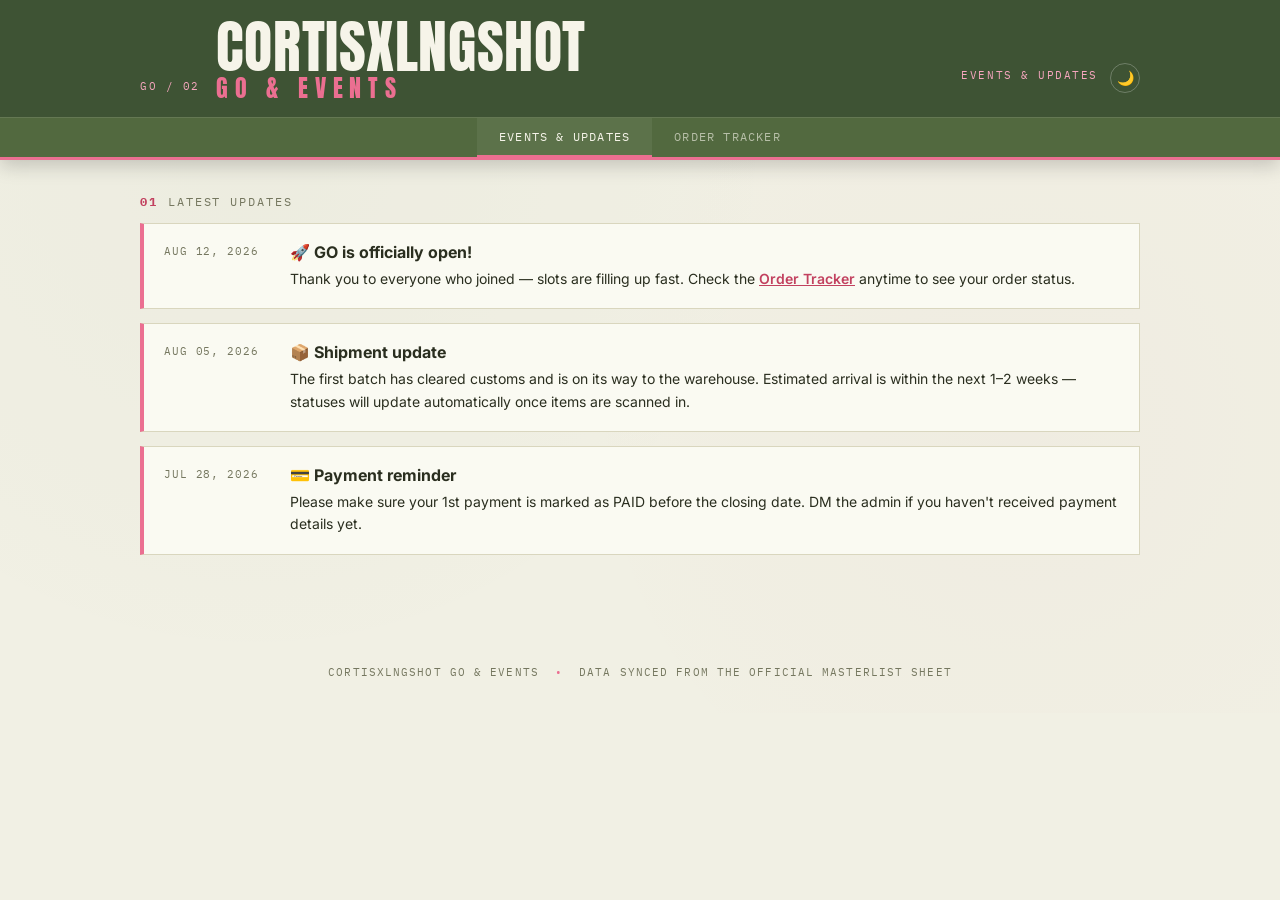
<file: events.html>
<!DOCTYPE html>
<html lang="en">
<head>
<meta charset="UTF-8">
<meta name="viewport" content="width=device-width, initial-scale=1.0">
<title>Events & Updates — CORTISXLNGSHOT GO & EVENTS</title>
<link rel="preconnect" href="https://fonts.googleapis.com">
<link rel="preconnect" href="https://fonts.gstatic.com" crossorigin>
<link href="https://fonts.googleapis.com/css2?family=Anton&family=IBM+Plex+Mono:wght@400;500;600;700&family=Inter:wght@400;500;600;700;800&display=swap" rel="stylesheet">
<link rel="stylesheet" href="style.css">
</head>
<body>

<div class="grain"></div>

<!-- ============================================================ -->
<!-- HEADER / MANIFEST STRIP                                       -->
<!-- ============================================================ -->
<header class="siteHead">
  <div class="siteHead__inner">
    <div class="siteHead__mark">GO&nbsp;/&nbsp;02</div>
    <h1 class="siteHead__title">CORTISXLNGSHOT<span>GO &amp; EVENTS</span></h1>
    <div class="siteHead__right">
      <span class="siteHead__mark">EVENTS &amp; UPDATES</span>
      <button id="themeToggle" class="themeToggle" type="button" aria-label="Toggle dark mode">🌙</button>
    </div>
  </div>
  <nav class="siteNav" aria-label="Page navigation">
    <a href="events.html" class="siteNav__link is-active" aria-current="page">Events &amp; Updates</a>
    <a href="index.html" class="siteNav__link">Order Tracker</a>
  </nav>
</header>

<main class="wrap">

  <div class="dashSec__label">
    <span class="searchSec__num">01</span>
    <span>LATEST&nbsp;UPDATES</span>
  </div>

  <!-- ================================================================ -->
  <!-- EVENT UPDATES — each card below is one post. To add a new update, -->
  <!-- copy one whole block (from <article class="updateCard"> down to  -->
  <!-- </article>) and paste it above the newest existing one, then edit -->
  <!-- the date, emoji, title, and text. Newest should sit at the top.  -->
  <!-- ================================================================ -->
  <div class="updateFeed">

    <!-- ===== EVENT UPDATE — edit date/emoji/title/text below ===== -->
    <article class="updateCard">
      <div class="updateCard__date">AUG&nbsp;12,&nbsp;2026</div>
      <div class="updateCard__body">
        <p class="updateCard__title">🚀&nbsp;GO is officially open!</p>
        <p class="updateCard__text">
          Thank you to everyone who joined — slots are filling up fast. Check the
          <a href="index.html">Order Tracker</a> anytime to see your order status.
        </p>
      </div>
    </article>
    <!-- ===== END EVENT UPDATE ===== -->

    <!-- ===== EVENT UPDATE — edit date/emoji/title/text below ===== -->
    <article class="updateCard">
      <div class="updateCard__date">AUG&nbsp;05,&nbsp;2026</div>
      <div class="updateCard__body">
        <p class="updateCard__title">📦&nbsp;Shipment update</p>
        <p class="updateCard__text">
          The first batch has cleared customs and is on its way to the warehouse.
          Estimated arrival is within the next 1–2 weeks — statuses will update
          automatically once items are scanned in.
        </p>
      </div>
    </article>
    <!-- ===== END EVENT UPDATE ===== -->

    <!-- ===== EVENT UPDATE — edit date/emoji/title/text below ===== -->
    <article class="updateCard">
      <div class="updateCard__date">JUL&nbsp;28,&nbsp;2026</div>
      <div class="updateCard__body">
        <p class="updateCard__title">💳&nbsp;Payment reminder</p>
        <p class="updateCard__text">
          Please make sure your 1st payment is marked as PAID before the closing
          date. DM the admin if you haven't received payment details yet.
        </p>
      </div>
    </article>
    <!-- ===== END EVENT UPDATE ===== -->

  </div>

</main>

<footer class="siteFoot">
  <span>CORTISXLNGSHOT GO &amp; EVENTS</span>
  <span class="siteFoot__dot">•</span>
  <span>data synced from the official masterlist sheet</span>
</footer>

<script src="script.js"></script>
</body>
</html>
</file>
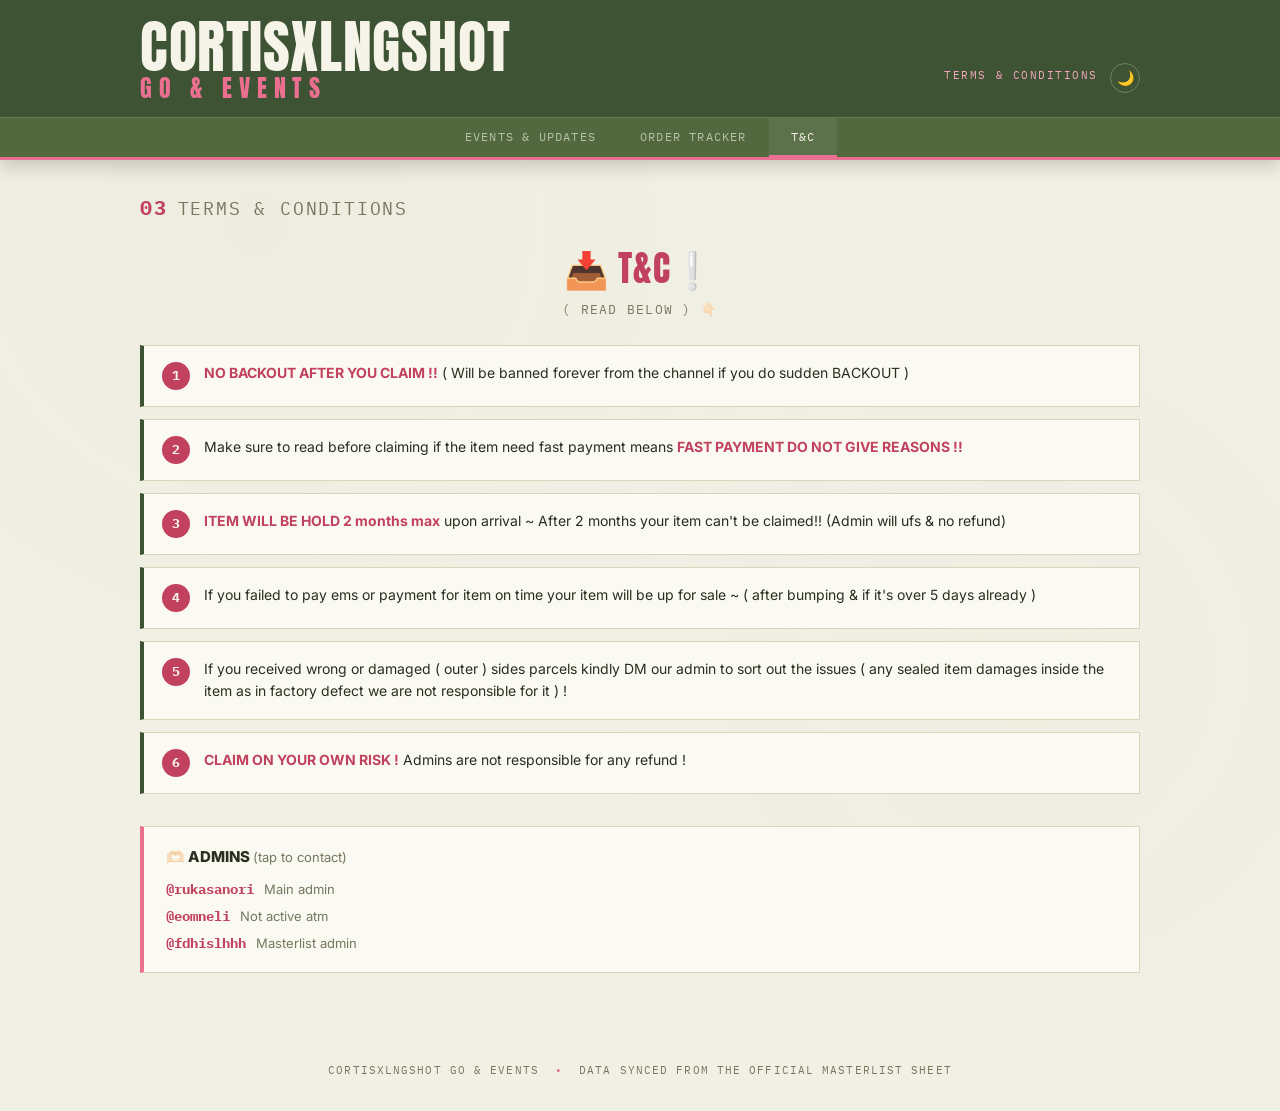
<file: tc.html>
<!DOCTYPE html>
<html lang="en">
<head>
<meta charset="UTF-8">
<meta name="viewport" content="width=device-width, initial-scale=1.0">
<title>Terms & Conditions — CORTISXLNGSHOT GO & EVENTS</title>
<link rel="preconnect" href="https://fonts.googleapis.com">
<link rel="preconnect" href="https://fonts.gstatic.com" crossorigin>
<link href="https://fonts.googleapis.com/css2?family=Anton&family=IBM+Plex+Mono:wght@400;500;600;700&family=Inter:wght@400;500;600;700;800&display=swap" rel="stylesheet">
<link rel="stylesheet" href="style.css">
</head>
<body>

<div class="grain"></div>

<!-- ============================================================ -->
<!-- HEADER / MANIFEST STRIP                                       -->
<!-- ============================================================ -->
<header class="siteHead">
  <div class="siteHead__inner">
    <h1 class="siteHead__title">CORTISXLNGSHOT<span>GO &amp; EVENTS</span></h1>
    <div class="siteHead__right">
      <span class="siteHead__mark">TERMS &amp; CONDITIONS</span>
      <button id="themeToggle" class="themeToggle" type="button" aria-label="Toggle dark mode">🌙</button>
    </div>
  </div>
  <nav class="siteNav" aria-label="Page navigation">
    <a href="index.html" class="siteNav__link">Events &amp; Updates</a>
    <a href="tracker.html" class="siteNav__link">Order Tracker</a>
    <a href="tc.html" class="siteNav__link is-active" aria-current="page">T&amp;C</a>
  </nav>
</header>

<main class="wrap">

  <div class="dashSec__label dashSec__label--hero">
    <span class="searchSec__num">03</span>
    <span>TERMS&nbsp;&amp;&nbsp;CONDITIONS</span>
  </div>

  <!-- ================================================================ -->
  <!-- T&C CONTENT — edit the intro, numbered rules, or admin list below -->
  <!-- as needed. Add a new rule by copying one <li class="tcRule">      -->
  <!-- block and pasting it where it belongs in the ordered list.        -->
  <!-- ================================================================ -->

  <div class="tcIntro">
    <p class="tcIntro__title">📥&nbsp;T&amp;C❕</p>
    <p class="tcIntro__sub">( READ BELOW )&nbsp;👇🏻</p>
  </div>

  <ol class="tcList">
    <li class="tcRule">
      <span class="tcRule__num">1</span>
      <p class="tcRule__text">
        <strong>NO BACKOUT AFTER YOU CLAIM !!</strong> ( Will be banned forever from the channel if you do sudden BACKOUT )
      </p>
    </li>
    <li class="tcRule">
      <span class="tcRule__num">2</span>
      <p class="tcRule__text">
        Make sure to read before claiming if the item need fast payment means <strong>FAST PAYMENT DO NOT GIVE REASONS !!</strong>
      </p>
    </li>
    <li class="tcRule">
      <span class="tcRule__num">3</span>
      <p class="tcRule__text">
        <strong>ITEM WILL BE HOLD 2 months max</strong> upon arrival ~ After 2 months your item can't be claimed!! (Admin will ufs &amp; no refund)
      </p>
    </li>
    <li class="tcRule">
      <span class="tcRule__num">4</span>
      <p class="tcRule__text">
        If you failed to pay ems or payment for item on time your item will be up for sale ~ ( after bumping &amp; if it's over 5 days already )
      </p>
    </li>
    <li class="tcRule">
      <span class="tcRule__num">5</span>
      <p class="tcRule__text">
        If you received wrong or damaged ( outer ) sides parcels kindly DM our admin to sort out the issues ( any sealed item damages inside the item as in factory defect we are not responsible for it ) !
      </p>
    </li>
    <li class="tcRule">
      <span class="tcRule__num">6</span>
      <p class="tcRule__text">
        <strong>CLAIM ON YOUR OWN RISK !</strong> Admins are not responsible for any refund !
      </p>
    </li>
  </ol>

  <div class="adminsBox">
    <p class="adminsBox__title">🫶🏻&nbsp;ADMINS <span class="adminsBox__hint">(tap to contact)</span></p>
    <ul class="adminsList">
      <li><a class="adminsList__handle" href="https://t.me/rukasanori" target="_blank" rel="noopener">@rukasanori</a><span class="adminsList__role">Main admin</span></li>
      <li><a class="adminsList__handle" href="https://t.me/eomneli" target="_blank" rel="noopener">@eomneli</a><span class="adminsList__role">Not active atm</span></li>
      <li><a class="adminsList__handle" href="https://t.me/fdhislhhh" target="_blank" rel="noopener">@fdhislhhh</a><span class="adminsList__role">Masterlist admin</span></li>
    </ul>
  </div>

</main>

<footer class="siteFoot">
  <span>CORTISXLNGSHOT GO &amp; EVENTS</span>
  <span class="siteFoot__dot">•</span>
  <span>data synced from the official masterlist sheet</span>
</footer>

<script src="script.js"></script>
</body>
</html>
</file>
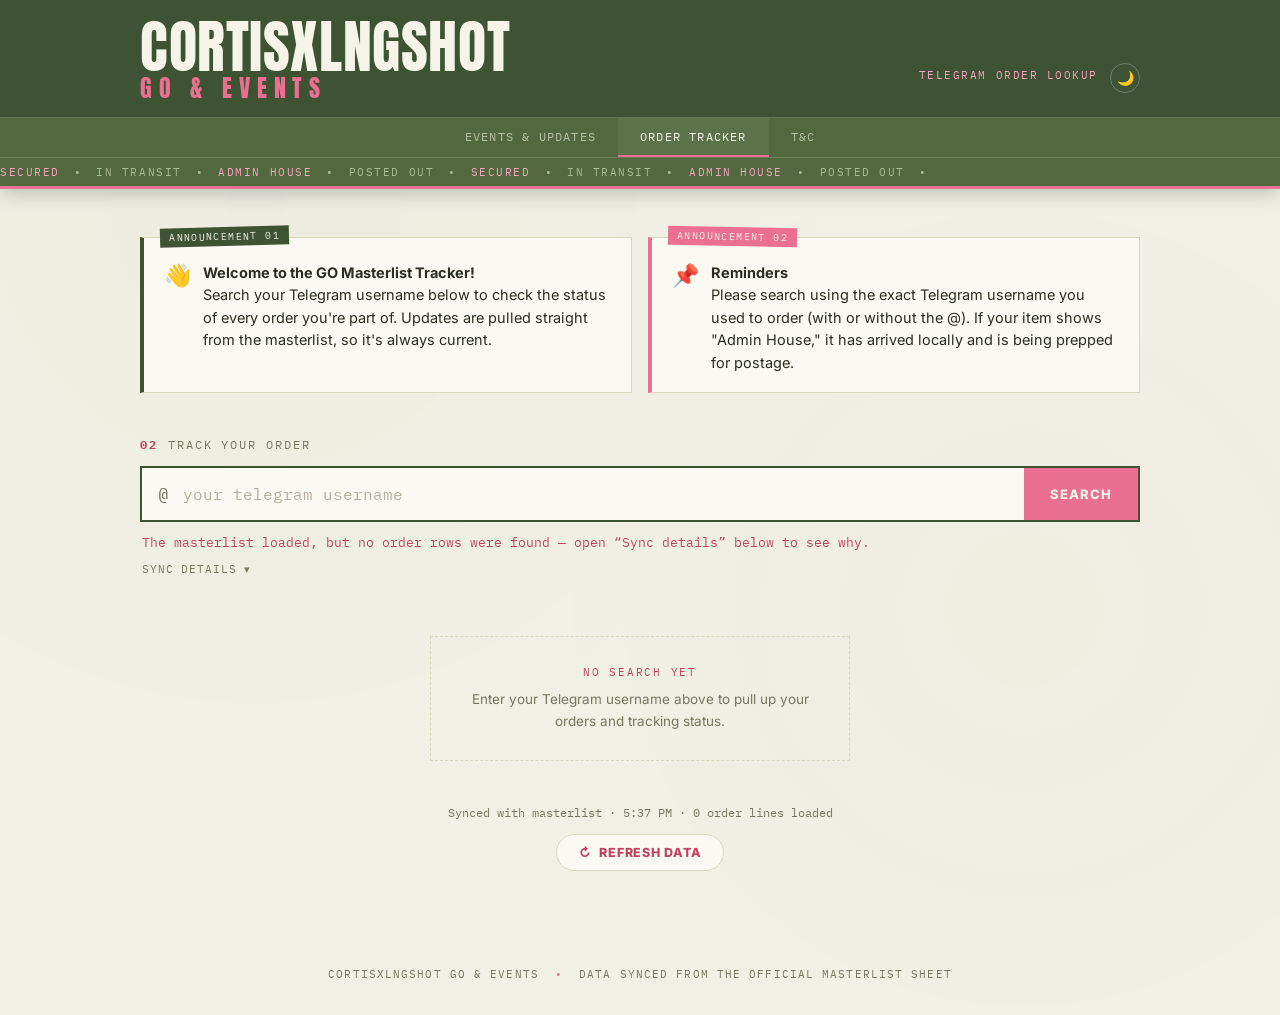
<file: tracker.html>
<!DOCTYPE html>
<html lang="en">
<head>
<meta charset="UTF-8">
<meta name="viewport" content="width=device-width, initial-scale=1.0">
<title>CORTISXLNGSHOT GO & EVENTS</title>
<link rel="preconnect" href="https://fonts.googleapis.com">
<link rel="preconnect" href="https://fonts.gstatic.com" crossorigin>
<link href="https://fonts.googleapis.com/css2?family=Anton&family=IBM+Plex+Mono:wght@400;500;600;700&family=Inter:wght@400;500;600;700;800&display=swap" rel="stylesheet">
<link rel="stylesheet" href="style.css">
</head>
<body>

<div class="grain"></div>

<!-- ============================================================ -->
<!-- HEADER / MANIFEST STRIP                                       -->
<!-- ============================================================ -->
<header class="siteHead">
  <div class="siteHead__inner">
    <h1 class="siteHead__title">CORTISXLNGSHOT<span>GO &amp; EVENTS</span></h1>
    <div class="siteHead__right">
      <span class="siteHead__mark">TELEGRAM ORDER LOOKUP</span>
      <button id="themeToggle" class="themeToggle" type="button" aria-label="Toggle dark mode">🌙</button>
    </div>
  </div>
  <nav class="siteNav" aria-label="Page navigation">
    <a href="index.html" class="siteNav__link">Events &amp; Updates</a>
    <a href="tracker.html" class="siteNav__link is-active" aria-current="page">Order Tracker</a>
    <a href="tc.html" class="siteNav__link">T&amp;C</a>
  </nav>
  <div class="siteHead__ticker">
    <div class="siteHead__tickerTrack">
      <span>SECURED</span><span>•</span><span>IN&nbsp;TRANSIT</span><span>•</span><span>ADMIN&nbsp;HOUSE</span><span>•</span><span>POSTED&nbsp;OUT</span><span>•</span>
      <span>SECURED</span><span>•</span><span>IN&nbsp;TRANSIT</span><span>•</span><span>ADMIN&nbsp;HOUSE</span><span>•</span><span>POSTED&nbsp;OUT</span><span>•</span>
    </div>
  </div>
</header>

<main class="wrap">

  <!-- ============================================================ -->
  <!-- ANNOUNCEMENTS — edit the text/emoji inside each box below.     -->
  <!-- Both boxes are permanent, and auto-hide once a search is run. -->
  <!-- ============================================================ -->
  <div id="annCollapse" class="annCollapse">
    <section id="announcements" class="announcements" aria-label="Announcements">

      <!-- ===== ANNOUNCEMENT BOX 1 — WELCOME MESSAGE (edit below) ===== -->
      <article class="ann ann--one">
        <div class="ann__tag">ANNOUNCEMENT&nbsp;01</div>
        <div class="ann__body">
          <p class="ann__emoji">👋</p>
          <p class="ann__text">
            <strong>Welcome to the GO Masterlist Tracker!</strong><br>
            Search your Telegram username below to check the status of every order you're part of. Updates are pulled straight from the masterlist, so it's always current.
          </p>
        </div>
      </article>
      <!-- ===== END ANNOUNCEMENT BOX 1 ===== -->

      <!-- ===== ANNOUNCEMENT BOX 2 — REMINDERS (edit below) ===== -->
      <article class="ann ann--two">
        <div class="ann__tag">ANNOUNCEMENT&nbsp;02</div>
        <div class="ann__body">
          <p class="ann__emoji">📌</p>
          <p class="ann__text">
            <strong>Reminders</strong><br>
            Please search using the exact Telegram username you used to order (with or without the @). If your item shows "Admin House," it has arrived locally and is being prepped for postage.
          </p>
        </div>
      </article>
      <!-- ===== END ANNOUNCEMENT BOX 2 ===== -->

    </section>
  </div>

  <!-- ============================================================ -->
  <!-- SEARCH                                                        -->
  <!-- ============================================================ -->
  <section class="searchSec" aria-label="Search your orders">
    <div class="searchSec__label">
      <span class="searchSec__num">02</span>
      <span>TRACK&nbsp;YOUR&nbsp;ORDER</span>
    </div>
    <form id="searchForm" class="searchBar" autocomplete="off">
      <span class="searchBar__at">@</span>
      <input
        id="searchInput"
        class="searchBar__input"
        type="text"
        placeholder="your telegram username"
        aria-label="Telegram username"
        required
      >
      <button type="submit" class="searchBar__btn">SEARCH</button>
    </form>
    <p id="searchStatus" class="searchSec__status" aria-live="polite"></p>
    <div id="recentSearches" class="recentSearches"></div>
    <button id="syncToggle" class="syncToggle" type="button">Sync details ▾</button>
    <div id="syncPanel" class="syncPanel" hidden></div>
  </section>

  <!-- ============================================================ -->
  <!-- RESULTS: DASHBOARD + ORDER LIST (populated by script.js)      -->
  <!-- ============================================================ -->
  <section id="resultsSec" class="resultsSec" hidden>

    <div class="dashSec__label">
      <span class="searchSec__num">03</span>
      <span>YOUR&nbsp;DASHBOARD</span>
    </div>

    <div id="dashboard" class="dashboard">
      <!-- stat cards injected by script.js -->
    </div>

    <div class="dashSec__label">
      <span class="searchSec__num">04</span>
      <span>YOUR&nbsp;ORDERS</span>
    </div>

    <div id="filterRow" class="filterRow" role="group" aria-label="Filter orders by status">
      <button class="filterChip is-active" data-filter="all" type="button">All</button>
      <button class="filterChip" data-filter="secured" type="button">Secured</button>
      <button class="filterChip" data-filter="transit" type="button">In Transit</button>
      <button class="filterChip" data-filter="admin" type="button">Admin House</button>
      <button class="filterChip" data-filter="posted" type="button">Posted Out</button>
    </div>

    <div id="orderList" class="orderList">
      <!-- order cards injected by script.js -->
    </div>

  </section>

  <!-- Empty / initial state -->
  <section id="emptyState" class="emptyState">
    <div class="emptyState__ticket">
      <div class="emptyState__ticketTop">NO&nbsp;SEARCH&nbsp;YET</div>
      <p>Enter your Telegram username above to pull up your orders and tracking status.</p>
    </div>
  </section>

  <div class="syncFooter">
    <p id="syncFooterStatus" class="syncFooter__status">Loading masterlist…</p>
    <button id="refreshDataBtn" class="refreshBtn" type="button"><span class="refreshBtn__icon">↻</span> Refresh data</button>
  </div>

</main>

<footer class="siteFoot">
  <span>CORTISXLNGSHOT GO &amp; EVENTS</span>
  <span class="siteFoot__dot">•</span>
  <span>data synced from the official masterlist sheet</span>
</footer>

<script src="script.js"></script>
</body>
</html>
</file>
<file: style.css>
/* ==========================================================================
   TOKENS — matcha green + strawberry pink theme. Edit here to retheme the
   whole site. Status colors stay matched to the masterlist sheet's own
   dropdown colors (see --status-* below) rather than the decorative palette.
   ========================================================================== */

/* smooth cross-fade when navigating between pages (Order Tracker <-> Events).
   Supported browsers animate the swap automatically; unsupported browsers
   just ignore this and navigate normally — no fallback needed. */
@view-transition{
  navigation: auto;
}

:root{
  --cream:      #F1F0E4;
  --paper:      #FAFAF2;
  --navy:       #3E5334;
  --navy-2:     #52693F;
  --orange:     #EB6F91;
  --orange-2:   #F6A6BE;
  --red:        #C2415F;
  --ink:        #2A2E1F;
  --muted:      #75775F;
  --line:       #D9D6BE;
  --line-soft:  #E7E5D3;

  --font-display: 'Anton', sans-serif;
  --font-body: 'Inter', sans-serif;
  --font-mono: 'IBM Plex Mono', monospace;

  --radius: 2px;

  /* status colors — matched to the dropdown colors in the masterlist sheet */
  --status-secured:   #1C4E9E; /* blue, like the sheet's SECURED pill */
  --status-transit:   #EB6F91; /* site accent — sheet doesn't have one combined color for the 3 merged statuses */
  --status-admin:     #8A6D3B; /* gold/brown, like the sheet's ADMIN HOUSE pill */
  --status-posted:    #2E9E44; /* green, like the sheet's POSTED OUT pill */
  --status-paid:      #3C8C40;
  --status-paid-bg:   #DFF2DA;
  --status-pending:   #B5722A;
  --status-pending-bg:#FBE4C8;

  /* text color for things that sit on a dark/accent surface (header, tag
     chips, buttons) — stays light in both themes, unlike --paper which
     flips to a dark card-surface color in dark mode */
  --on-dark: #F6F4E9;
}

/* ---- dark mode ---- */
:root[data-theme="dark"]{
  --cream:      #10160D;
  --paper:      #1B2415;
  --navy:       #0B0F08;
  --navy-2:     #172014;
  --ink:        #EDEBDD;
  --muted:      #8B9A7D;
  --line:       #33422A;
  --line-soft:  #28351F;
}
:root[data-theme="dark"] .grain{
  opacity:.7;
}

*,*::before,*::after{ box-sizing:border-box; }
html{
  scroll-behavior:smooth;
  -webkit-overflow-scrolling:touch; /* momentum scrolling on iOS Safari */
}
@media (prefers-reduced-motion:reduce){
  html{ scroll-behavior:auto; }
}

body{
  margin:0;
  background:var(--cream);
  color:var(--ink);
  font-family:var(--font-body);
  -webkit-font-smoothing:antialiased;
  position:relative;
  transition:background .2s ease, color .2s ease;
  animation:pageIn .35s ease both;
}
@keyframes pageIn{
  from{ opacity:0; transform:translateY(6px); }
  to{ opacity:1; transform:translateY(0); }
}
@keyframes cardIn{
  from{ opacity:0; transform:translateY(8px); }
  to{ opacity:1; transform:translateY(0); }
}
@media (prefers-reduced-motion:reduce){
  body{ animation:none; }
  .statCard, .orderCard, .updateCard, .ann{ animation:none; }
}

/* subtle paper grain so the cream field doesn't feel flat/AI-default */
.grain{
  position:fixed; inset:0; pointer-events:none; z-index:0; opacity:.5;
  background-image:
    radial-gradient(circle at 20% 20%, rgba(62,83,52,0.04) 0, transparent 45%),
    radial-gradient(circle at 80% 60%, rgba(194,65,95,0.035) 0, transparent 40%);
}

::selection{ background:var(--orange); color:var(--on-dark); }

a{ color:inherit; }

/* ==========================================================================
   HEADER
   ========================================================================== */
.siteHead{
  position:sticky; top:0;
  z-index:20;
  background:var(--navy);
  color:var(--on-dark);
  border-bottom:3px solid var(--orange);
  box-shadow:0 6px 18px rgba(0,0,0,.18);
}
.siteHead__inner{
  max-width:1040px; margin:0 auto;
  padding:22px 20px 18px;
  display:flex; align-items:flex-end; justify-content:space-between;
  gap:16px; flex-wrap:wrap;
}
.siteHead__mark{
  font-family:var(--font-mono);
  font-size:11px; letter-spacing:.14em;
  color:var(--orange-2);
  text-transform:uppercase;
  padding-bottom:6px;
}
.siteHead__mark--right{ color:#B7C4A9; text-align:right; }

.siteNav{
  display:flex;
  justify-content:center;
  background:var(--navy-2);
  border-top:1px solid rgba(255,255,255,.1);
}
.siteNav__link{
  padding:11px 22px;
  font-family:var(--font-mono);
  font-size:12px; letter-spacing:.1em;
  text-transform:uppercase;
  color:var(--on-dark);
  opacity:.62;
  text-decoration:none;
  border-bottom:2px solid transparent;
  transition:opacity .15s ease, border-color .15s ease, background .15s ease;
}
.siteNav__link:hover{ opacity:1; background:rgba(255,255,255,.05); }
.siteNav__link.is-active{
  opacity:1;
  border-bottom-color:var(--orange);
  background:rgba(255,255,255,.06);
}
.siteNav__link:focus-visible{ outline:2px solid var(--orange-2); outline-offset:-2px; }
.siteHead__right{
  display:flex; align-items:center; gap:12px;
  padding-bottom:6px;
  margin-left:auto;
}
.themeToggle{
  border:1px solid rgba(255,255,255,.25);
  background:transparent;
  color:var(--on-dark);
  width:30px; height:30px;
  display:flex; align-items:center; justify-content:center;
  font-size:14px;
  cursor:pointer;
  border-radius:50%;
  transition:background .15s ease, transform .15s ease;
}
.themeToggle:hover{ background:rgba(255,255,255,.12); transform:rotate(-8deg); }
.themeToggle:focus-visible{ outline:2px solid var(--orange-2); outline-offset:2px; }
.siteHead__title{
  font-family:var(--font-display);
  font-weight:400;
  font-size:clamp(34px,6vw,58px);
  line-height:.86;
  letter-spacing:.01em;
  margin:0;
  text-transform:uppercase;
}
.siteHead__title span{
  display:block;
  font-size:.42em;
  letter-spacing:.28em;
  color:var(--orange);
  margin-top:6px;
}
.siteHead__ticker{
  border-top:1px solid rgba(255,255,255,.12);
  overflow:hidden;
  background:var(--navy-2);
}
.siteHead__tickerTrack{
  display:flex; gap:14px; white-space:nowrap;
  font-family:var(--font-mono);
  font-size:11px; letter-spacing:.14em;
  color:#A9BC98;
  padding:7px 0;
  animation:ticker 22s linear infinite;
  width:max-content;
}
.siteHead__tickerTrack span:nth-child(4n+1){ color:var(--orange-2); }
@keyframes ticker{
  from{ transform:translateX(0); }
  to{ transform:translateX(-50%); }
}
@media (prefers-reduced-motion:reduce){
  .siteHead__tickerTrack{ animation:none; }
}

/* ==========================================================================
   LAYOUT
   ========================================================================== */
.wrap{
  position:relative; z-index:1;
  max-width:1040px; margin:0 auto;
  padding:34px 20px 70px;
}

/* ==========================================================================
   ANNOUNCEMENTS
   ========================================================================== */

/* Collapse wrapper — animates via grid-template-rows (1fr -> 0fr), which
   smoothly animates to the content's ACTUAL height. This reads far
   smoother than animating max-height to a guessed fixed value, which
   speeds up/slows down unevenly since the animated number doesn't match
   the real content height. */
.annCollapse{
  display:grid;
  grid-template-rows:1fr;
  opacity:1;
  transition:grid-template-rows .5s cubic-bezier(.4,0,.2,1), opacity .35s ease;
}
.annCollapse > *{
  overflow:hidden;
  min-height:0;
}
.annCollapse.is-collapsed{
  grid-template-rows:0fr;
  opacity:0;
  pointer-events:none;
}
@media (prefers-reduced-motion:reduce){
  .annCollapse{ transition:none; }
}

.announcements{
  display:grid;
  grid-template-columns:1fr 1fr;
  gap:16px;
  margin-bottom:44px;
  padding-top:14px;
}
@media (max-width:700px){
  .announcements{ grid-template-columns:1fr; }
}

.ann{
  position:relative;
  background:var(--paper);
  border:1px solid var(--line);
  border-left:4px solid var(--navy);
  padding:18px 18px 18px 20px;
  animation:cardIn .32s ease both;
}
.ann--two{ border-left-color:var(--orange); animation-delay:60ms; }

.ann__tag{
  position:absolute; top:-11px; left:16px;
  background:var(--navy);
  color:var(--on-dark);
  font-family:var(--font-mono);
  font-size:10px; letter-spacing:.14em;
  padding:3px 9px;
  transform:rotate(-1.5deg);
}
.ann--two .ann__tag{ background:var(--orange); transform:rotate(1.2deg); }

.ann__body{ display:flex; gap:12px; align-items:flex-start; margin-top:6px; }
.ann__emoji{ font-size:22px; line-height:1; margin:2px 0 0; }
.ann__text{ margin:0; font-size:14.5px; line-height:1.55; color:var(--ink); }
.ann__text strong{ font-weight:700; }

/* ==========================================================================
   SEARCH
   ========================================================================== */
.searchSec{ margin-bottom:38px; }
.searchSec__label,
.dashSec__label{
  display:flex; align-items:baseline; gap:10px;
  font-family:var(--font-mono);
  font-size:12px; letter-spacing:.16em;
  color:var(--muted);
  margin-bottom:14px;
  text-transform:uppercase;
}
.searchSec__num{
  color:var(--red); font-weight:700;
}

.dashSec__label--hero{
  font-size:18px;
  letter-spacing:.1em;
  margin-bottom:20px;
}
.dashSec__label--hero .searchSec__num{
  font-size:20px;
}

.searchBar{
  display:flex; align-items:stretch;
  background:var(--paper);
  border:2px solid var(--navy);
}
.searchBar__at{
  display:flex; align-items:center;
  padding:0 4px 0 16px;
  font-family:var(--font-mono);
  font-size:18px; color:var(--muted);
}
.searchBar__input{
  flex:1; min-width:0;
  border:0; background:transparent;
  padding:16px 10px;
  font-family:var(--font-mono);
  font-size:16px; color:var(--ink);
}
.searchBar__input:focus{ outline:none; }
.searchBar__input::placeholder{ color:#b7ae9a; }

.searchBar__btn{
  border:0; cursor:pointer;
  background:var(--orange);
  color:var(--on-dark);
  font-family:var(--font-body);
  font-weight:800;
  font-size:13px; letter-spacing:.08em;
  padding:0 26px;
  transition:background .15s ease;
}
.searchBar__btn:hover{ background:var(--red); }
.searchBar__btn:focus-visible,
.searchBar__input:focus-visible{
  outline:3px solid var(--red); outline-offset:2px;
}

.searchSec__status{
  font-family:var(--font-mono);
  font-size:12.5px;
  color:var(--red);
  margin:12px 2px 0;
  min-height:1em;
}

.recentSearches{
  display:flex;
  flex-wrap:wrap;
  align-items:center;
  gap:8px;
  margin:10px 2px 0;
}
.recentSearches:empty{ margin:0; }
.recentSearches__label{
  font-family:var(--font-mono);
  font-size:11px; letter-spacing:.08em;
  text-transform:uppercase;
  color:var(--muted);
}
.recentChip{
  font-family:var(--font-mono);
  font-size:11.5px;
  padding:5px 10px;
  background:var(--paper);
  border:1px solid var(--line);
  color:var(--ink);
  cursor:pointer;
  transition:border-color .15s ease, color .15s ease;
}
.recentChip:hover{ border-color:var(--orange); color:var(--orange); }
.recentChip:focus-visible{ outline:2px solid var(--red); outline-offset:2px; }
.recentChip--clear{
  color:var(--muted);
  border-style:dashed;
}
.recentChip--clear:hover{ border-color:var(--red); color:var(--red); }

.syncToggle{
  margin:10px 2px 0;
  border:0; background:transparent; cursor:pointer;
  font-family:var(--font-mono);
  font-size:11px; letter-spacing:.08em;
  text-transform:uppercase;
  color:var(--muted);
  padding:2px 0;
}
.syncToggle:hover{ color:var(--navy); }
.syncToggle:focus-visible{ outline:2px solid var(--red); outline-offset:2px; }

.syncPanel{
  margin-top:8px;
  border:1px solid var(--line);
  background:var(--paper);
  padding:12px 14px;
  font-family:var(--font-mono);
  font-size:11.5px;
  line-height:1.6;
  max-height:260px;
  overflow-y:auto;
}
.syncPanel[hidden]{ display:none; }
.syncRow{ padding:6px 0; border-bottom:1px solid var(--line-soft); }
.syncRow:last-child{ border-bottom:0; }
.syncRow--bad{ color:var(--red); }
.syncRow--ok{ color:var(--ink); }
.syncRow__cols{ color:var(--muted); font-size:11px; }

/* ==========================================================================
   DASHBOARD — stat cards
   ========================================================================== */
.dashboard{
  display:grid;
  grid-template-columns:repeat(6,1fr);
  gap:10px;
  margin-bottom:40px;
}
@media (max-width:820px){ .dashboard{ grid-template-columns:repeat(3,1fr); } }
@media (max-width:480px){ .dashboard{ grid-template-columns:repeat(2,1fr); } }

.statCard{
  background:var(--paper);
  border:1px solid var(--line);
  padding:16px 14px;
  position:relative;
  overflow:hidden;
  animation:cardIn .32s ease both;
}
.statCard:nth-child(1){ animation-delay:0ms; }
.statCard:nth-child(2){ animation-delay:35ms; }
.statCard:nth-child(3){ animation-delay:70ms; }
.statCard:nth-child(4){ animation-delay:105ms; }
.statCard:nth-child(5){ animation-delay:140ms; }
.statCard:nth-child(6){ animation-delay:175ms; }
.statCard::before{
  content:"";
  position:absolute; left:0; top:0; bottom:0; width:4px;
  background:var(--bar,var(--navy));
}
.statCard__num{
  font-family:var(--font-mono);
  font-weight:700;
  font-size:28px;
  line-height:1;
  color:var(--ink);
}
.statCard__label{
  margin-top:8px;
  font-size:11px;
  letter-spacing:.06em;
  text-transform:uppercase;
  color:var(--muted);
  font-weight:600;
}
.statCard--total{ --bar:var(--navy); }
.statCard--secured{ --bar:var(--status-secured); }
.statCard--transit{ --bar:var(--status-transit); }
.statCard--admin{ --bar:var(--status-admin); }
.statCard--posted{ --bar:var(--status-posted); }
.statCard--other{ --bar:var(--muted); }

/* ==========================================================================
   ORDER LIST — tracking-ticket cards
   ========================================================================== */
.orderList{ display:flex; flex-direction:column; gap:12px; }

.orderCard{
  background:var(--paper);
  border:1px solid var(--line);
  padding:16px 18px;
  display:grid;
  grid-template-columns:auto 1fr auto;
  gap:10px 18px;
  align-items:center;
  position:relative;
  animation:cardIn .32s ease both;
}
.orderCard:nth-child(1){ animation-delay:0ms; }
.orderCard:nth-child(2){ animation-delay:35ms; }
.orderCard:nth-child(3){ animation-delay:70ms; }
.orderCard:nth-child(4){ animation-delay:105ms; }
.orderCard:nth-child(5){ animation-delay:140ms; }
.orderCard:nth-child(n+6){ animation-delay:175ms; }
.orderCard::after{
  content:"";
  position:absolute; left:0; right:0; bottom:-6px;
  height:6px;
  background:repeating-linear-gradient(90deg,var(--cream) 0 6px, transparent 6px 12px);
  display:none;
}
.orderCard__tag{
  font-family:var(--font-mono);
  font-size:11px; letter-spacing:.05em;
  background:var(--navy);
  color:var(--on-dark);
  padding:4px 8px;
  white-space:nowrap;
}
.orderCard__main{ min-width:0; }
.orderCard__item{
  font-size:15px; font-weight:600; color:var(--ink);
  overflow-wrap:anywhere;
}
.orderCard__meta{
  margin-top:3px;
  font-family:var(--font-mono);
  font-size:11.5px; color:var(--muted);
}
.orderCard__pills{
  display:flex; flex-wrap:wrap; gap:6px;
  margin-top:8px;
}
.pill{
  display:inline-block;
  font-family:var(--font-mono);
  font-size:10.5px; letter-spacing:.03em;
  font-weight:600;
  padding:3px 8px;
  background:var(--cream);
  border:1px solid var(--line);
  color:var(--muted);
}
.pill--ems{ color:var(--navy-2); border-color:var(--navy-2); }
:root[data-theme="dark"] .pill--ems{ color:#A9BC98; border-color:#3E5334; }
.pill--paid{
  background:var(--status-paid-bg);
  border-color:var(--status-paid);
  color:var(--status-paid);
}
.pill--pending{
  background:var(--status-pending-bg);
  border-color:var(--status-pending);
  color:var(--status-pending);
}

.orderCard__remark{
  margin-top:8px;
  font-size:12.5px;
  line-height:1.5;
  color:var(--muted);
  font-style:italic;
}

/* status filter chips */
.filterRow{
  display:flex; flex-wrap:wrap; gap:8px;
  margin-bottom:18px;
}
.filterChip{
  font-family:var(--font-mono);
  font-size:11px; letter-spacing:.06em;
  text-transform:uppercase;
  padding:7px 14px;
  background:var(--paper);
  border:1px solid var(--line);
  color:var(--muted);
  cursor:pointer;
  transition:background .15s ease, color .15s ease, border-color .15s ease;
}
.filterChip:hover{ border-color:var(--navy); color:var(--ink); }
.filterChip.is-active{
  background:var(--navy);
  border-color:var(--navy);
  color:var(--on-dark);
}
.filterChip:focus-visible{ outline:2px solid var(--red); outline-offset:2px; }

.orderList__empty{
  font-family:var(--font-mono);
  font-size:12.5px;
  color:var(--muted);
  padding:20px 2px;
}

/* ==========================================================================
   EVENTS & UPDATES feed
   ========================================================================== */
.updateFeed{
  display:flex;
  flex-direction:column;
  gap:14px;
  margin-bottom:20px;
}
.updateCard{
  background:var(--paper);
  border:1px solid var(--line);
  border-left:4px solid var(--orange);
  padding:18px 20px;
  display:grid;
  grid-template-columns:110px 1fr;
  gap:16px;
  animation:cardIn .32s ease both;
}
.updateCard:nth-child(1){ animation-delay:0ms; }
.updateCard:nth-child(2){ animation-delay:50ms; }
.updateCard:nth-child(3){ animation-delay:100ms; }
.updateCard:nth-child(4){ animation-delay:150ms; }
.updateCard:nth-child(n+5){ animation-delay:200ms; }
.updateCard__date{
  font-family:var(--font-mono);
  font-size:11px; letter-spacing:.08em;
  color:var(--muted);
  padding-top:2px;
  white-space:nowrap;
}
.updateCard__title{
  margin:0 0 6px;
  font-size:16px; font-weight:700;
  color:var(--ink);
}
.updateCard__text{
  margin:0;
  font-size:14px; line-height:1.6;
  color:var(--ink);
}
.updateCard__text a{ color:var(--red); font-weight:600; }

/* poster image — framed in the same box size as the portrait video below,
   so images and videos in the feed all match. object-fit:contain means the
   full image always shows (letterboxed if needed), never cropped. */
.updateCard__posterWrap{
  position:relative;
  width:100%;
  aspect-ratio:300/422.54;
  max-width:360px;
  border:1px solid var(--line);
  margin:10px 0 12px;
  background:var(--cream);
  overflow:hidden;
}
.updateCard__poster{
  position:absolute; inset:0;
  display:block;
  width:100%;
  height:100%;
  object-fit:contain;
}

/* direct video file (mp4 etc.) */
.updateCard__video{
  display:block;
  width:100%;
  max-height:640px;
  border:1px solid var(--line);
  background:#000;
  margin:10px 0 12px;
}

/* embedded video (YouTube, TikTok, etc.) — keeps a 16:9 box so the iframe
   never overflows or gets squished, regardless of screen size. Add
   "updateCard__videoWrap--portrait" for vertical/phone-shot videos instead. */
.updateCard__videoWrap{
  position:relative;
  width:100%;
  aspect-ratio:16/9;
  border:1px solid var(--line);
  margin:10px 0 12px;
  background:#000;
}
.updateCard__videoWrap--portrait{
  aspect-ratio:300/422.54;
  max-width:360px;
}
.updateCard__videoWrap iframe{
  position:absolute; inset:0;
  width:100%; height:100%;
  border:0;
}
@media (max-width:560px){
  .updateCard{ grid-template-columns:1fr; gap:6px; }
  .updateCard__date{ order:-1; }
}

/* status stamp — the signature element, echoes the red name-tag stamps
   from the reference photo */
.stamp{
  justify-self:end;
  display:inline-block;
  font-family:var(--font-mono);
  font-weight:700;
  font-size:11px; letter-spacing:.08em;
  text-transform:uppercase;
  padding:6px 10px;
  border:2px solid currentColor;
  color:var(--stamp-color,var(--navy));
  transform:rotate(-2deg);
  white-space:nowrap;
}
.stamp--secured{ --stamp-color:var(--status-secured); }
.stamp--transit{ --stamp-color:var(--status-transit); transform:rotate(1.5deg); }
.stamp--admin{ --stamp-color:var(--status-admin); }
.stamp--posted{ --stamp-color:var(--status-posted); transform:rotate(-1.2deg); }
.stamp--other{ --stamp-color:var(--muted); }

@media (max-width:560px){
  .orderCard{ grid-template-columns:1fr; justify-items:start; }
  .stamp{ justify-self:start; }
}

/* ==========================================================================
   EMPTY STATE
   ========================================================================== */
.emptyState{ display:flex; justify-content:center; padding:20px 0 10px; }
.emptyState__ticket{
  max-width:420px; text-align:center;
  border:1.5px dashed var(--line);
  padding:28px 24px;
  color:var(--muted);
}
.emptyState__ticketTop{
  font-family:var(--font-mono);
  font-size:11px; letter-spacing:.16em;
  color:var(--red);
  margin-bottom:10px;
}
.emptyState__ticket p{ margin:0; font-size:13.5px; line-height:1.6; }

.resultsSec[hidden],
.emptyState[hidden]{ display:none; }

/* ==========================================================================
   SYNC FOOTER — status line + manual refresh button
   ========================================================================== */
.syncFooter{
  text-align:center;
  padding:34px 12px 6px;
}
.syncFooter__status{
  margin:0 0 14px;
  font-family:var(--font-mono);
  font-size:12px;
  color:var(--muted);
}
.refreshBtn{
  display:inline-flex; align-items:center; gap:8px;
  background:var(--paper);
  border:1.5px solid var(--line);
  color:var(--red);
  font-family:var(--font-body);
  font-weight:800;
  font-size:12.5px;
  letter-spacing:.06em;
  text-transform:uppercase;
  padding:10px 22px;
  border-radius:999px;
  cursor:pointer;
  transition:border-color .15s ease, background .15s ease, transform .1s ease;
}
.refreshBtn:hover{ border-color:var(--red); background:var(--status-paid-bg); }
.refreshBtn:active{ transform:scale(.97); }
.refreshBtn:focus-visible{ outline:2px solid var(--red); outline-offset:2px; }
.refreshBtn:disabled{ opacity:.6; cursor:default; }
.refreshBtn.is-spinning .refreshBtn__icon{ animation:spin .8s linear infinite; }
.refreshBtn__icon{ display:inline-block; }
@keyframes spin{ to{ transform:rotate(360deg); } }
@media (prefers-reduced-motion:reduce){
  .refreshBtn.is-spinning .refreshBtn__icon{ animation:none; }
}

/* ==========================================================================
   T&C PAGE
   ========================================================================== */
.tcIntro{
  text-align:center;
  margin-bottom:28px;
  animation:cardIn .32s ease both;
}
.tcIntro__title{
  margin:0 0 6px;
  font-family:var(--font-display);
  font-weight:400;
  font-size:clamp(26px,4vw,36px);
  letter-spacing:.02em;
  color:var(--red);
}
.tcIntro__sub{
  margin:0;
  font-family:var(--font-mono);
  font-size:12.5px; letter-spacing:.1em;
  text-transform:uppercase;
  color:var(--muted);
}

.tcList{
  list-style:none;
  margin:0 0 32px;
  padding:0;
  display:flex;
  flex-direction:column;
  gap:12px;
}
.tcRule{
  display:grid;
  grid-template-columns:auto 1fr;
  gap:14px;
  align-items:start;
  background:var(--paper);
  border:1px solid var(--line);
  border-left:4px solid var(--navy);
  padding:16px 18px;
  animation:cardIn .32s ease both;
}
.tcRule:nth-child(1){ animation-delay:0ms; }
.tcRule:nth-child(2){ animation-delay:30ms; }
.tcRule:nth-child(3){ animation-delay:60ms; }
.tcRule:nth-child(4){ animation-delay:90ms; }
.tcRule:nth-child(5){ animation-delay:120ms; }
.tcRule:nth-child(n+6){ animation-delay:150ms; }
.tcRule__num{
  display:flex; align-items:center; justify-content:center;
  width:28px; height:28px;
  background:var(--red);
  color:var(--on-dark);
  font-family:var(--font-mono);
  font-weight:700;
  font-size:13px;
  border-radius:50%;
  flex-shrink:0;
}
.tcRule__text{
  margin:0;
  font-size:14px;
  line-height:1.6;
  color:var(--ink);
}
.tcRule__text strong{ color:var(--red); }

.adminsBox{
  background:var(--paper);
  border:1px solid var(--line);
  border-left:4px solid var(--orange);
  padding:20px 22px;
  animation:cardIn .32s ease both;
}
.adminsBox__title{
  margin:0 0 14px;
  font-weight:800;
  font-size:15px;
  color:var(--ink);
}
.adminsBox__hint{
  font-weight:400;
  font-size:13px;
  color:var(--muted);
}
.adminsList{
  list-style:none;
  margin:0;
  padding:0;
  display:flex;
  flex-direction:column;
  gap:9px;
}
.adminsList li{
  display:flex;
  align-items:baseline;
  gap:10px;
  flex-wrap:wrap;
}
.adminsList__handle{
  font-family:var(--font-mono);
  font-weight:700;
  font-size:13.5px;
  color:var(--red);
  text-decoration:none;
}
.adminsList__role{
  font-size:13px;
  color:var(--muted);
}

/* ==========================================================================
   FOOTER
   ========================================================================== */
.siteFoot{
  position:relative; z-index:1;
  text-align:center;
  font-family:var(--font-mono);
  font-size:11px; letter-spacing:.1em;
  color:var(--muted);
  padding:20px 20px 34px;
  text-transform:uppercase;
}
.siteFoot__dot{ margin:0 8px; color:var(--orange); }
</file>
